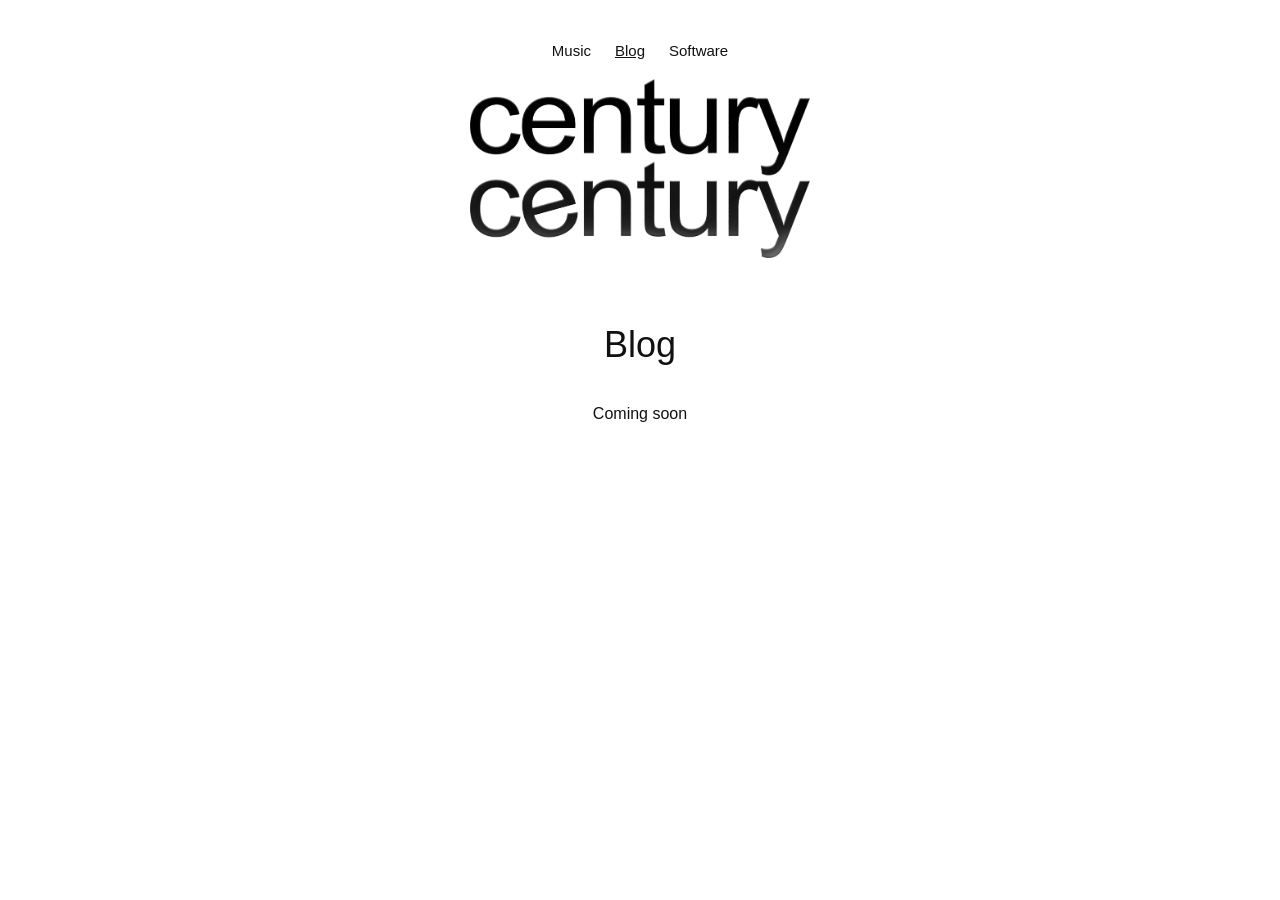
<file: blog.html>
<!doctype html>
<html lang="en">
<head>
  <meta charset="utf-8">
  <meta name="viewport" content="width=device-width, initial-scale=1">
  <meta name="theme-color" content="#ffffff">
  <title>Blog — Century Century</title>
  <link rel="icon" type="image/svg+xml" href="assets/favicon.svg">
  <link rel="stylesheet" href="styles.css">
</head>
<body class="page-blog">
  <header class="site-header">
    <nav aria-label="Main navigation">
  <a href="https://testpressing.net/shane" target="_blank" rel="noopener noreferrer">Music</a>
  <a href="blog.html" aria-current="page">Blog</a>
  <a href="software.html">Software</a>
</nav>
    <a class="logo" href="index.html" aria-label="Century Century home">
  <img src="assets/century-century-logo.png" alt="Century Century" width="1657" height="873">
</a>
  </header>
  <main id="main">
    <h1>Blog</h1>
    <p>Coming soon</p>
  </main>
</body>
</html>
</file>
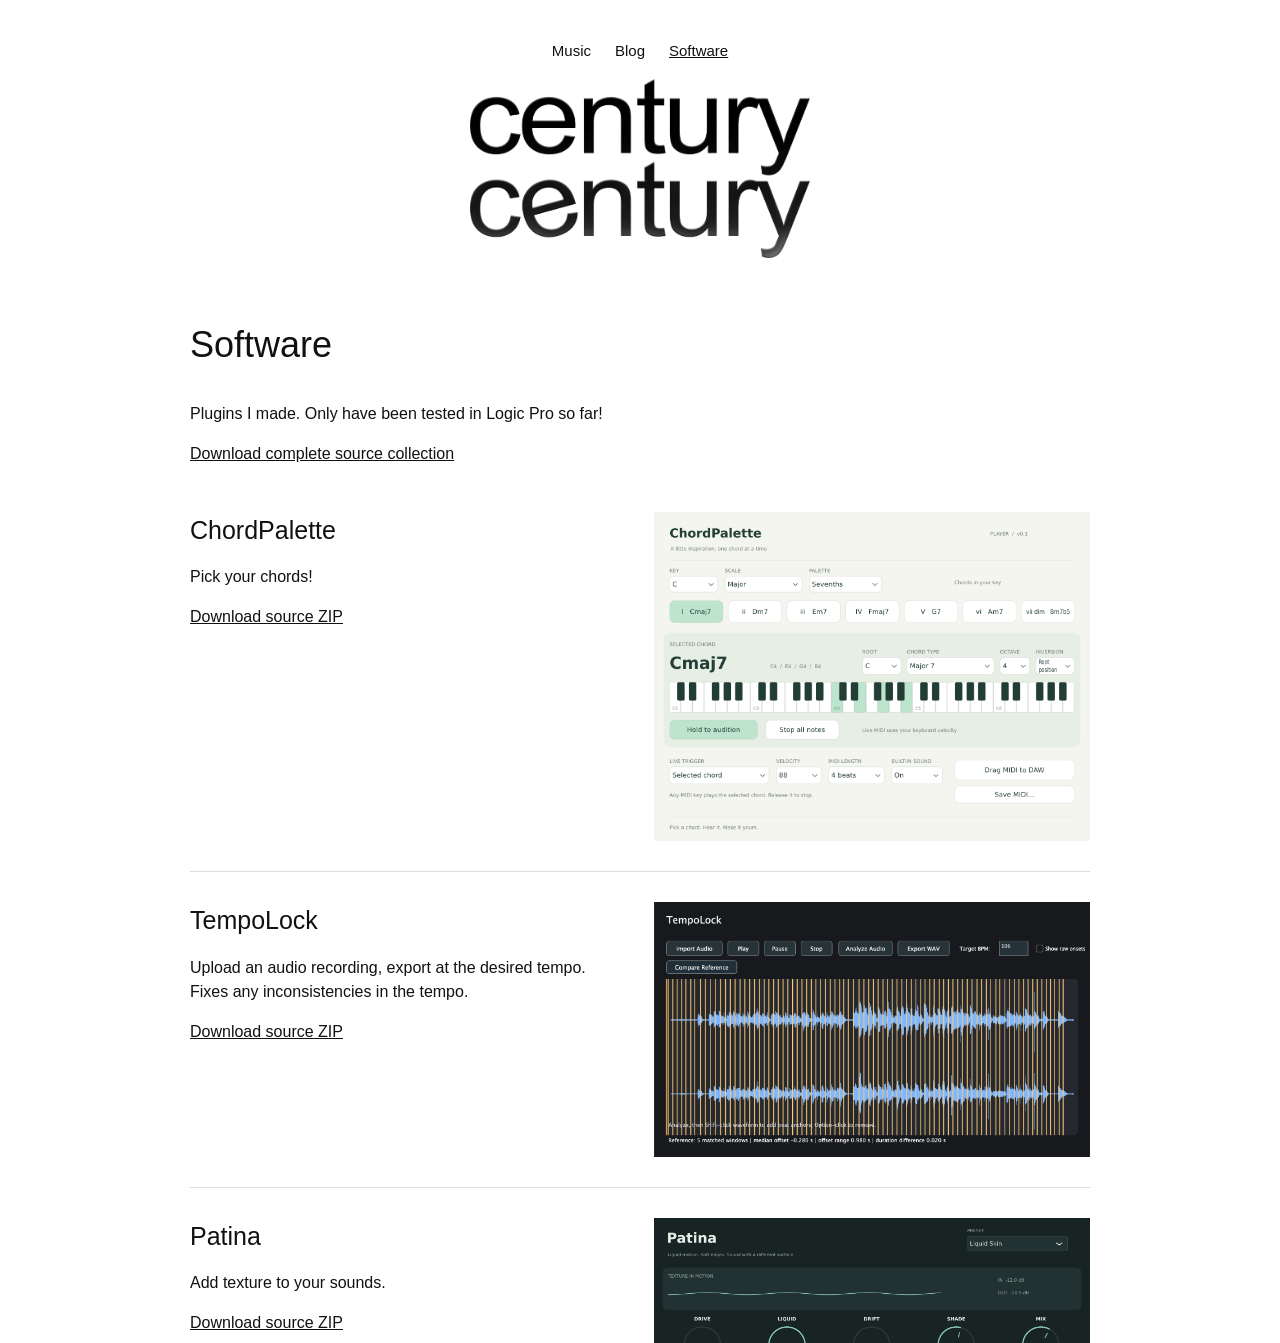
<file: plugins.html>
<!doctype html>
<html lang="en"><head><meta charset="utf-8"><meta http-equiv="refresh" content="0; url=software.html"><link rel="canonical" href="software.html"><title>Software — Century Century</title></head>
<body><p><a href="software.html">Software</a></p></body></html>
</file>
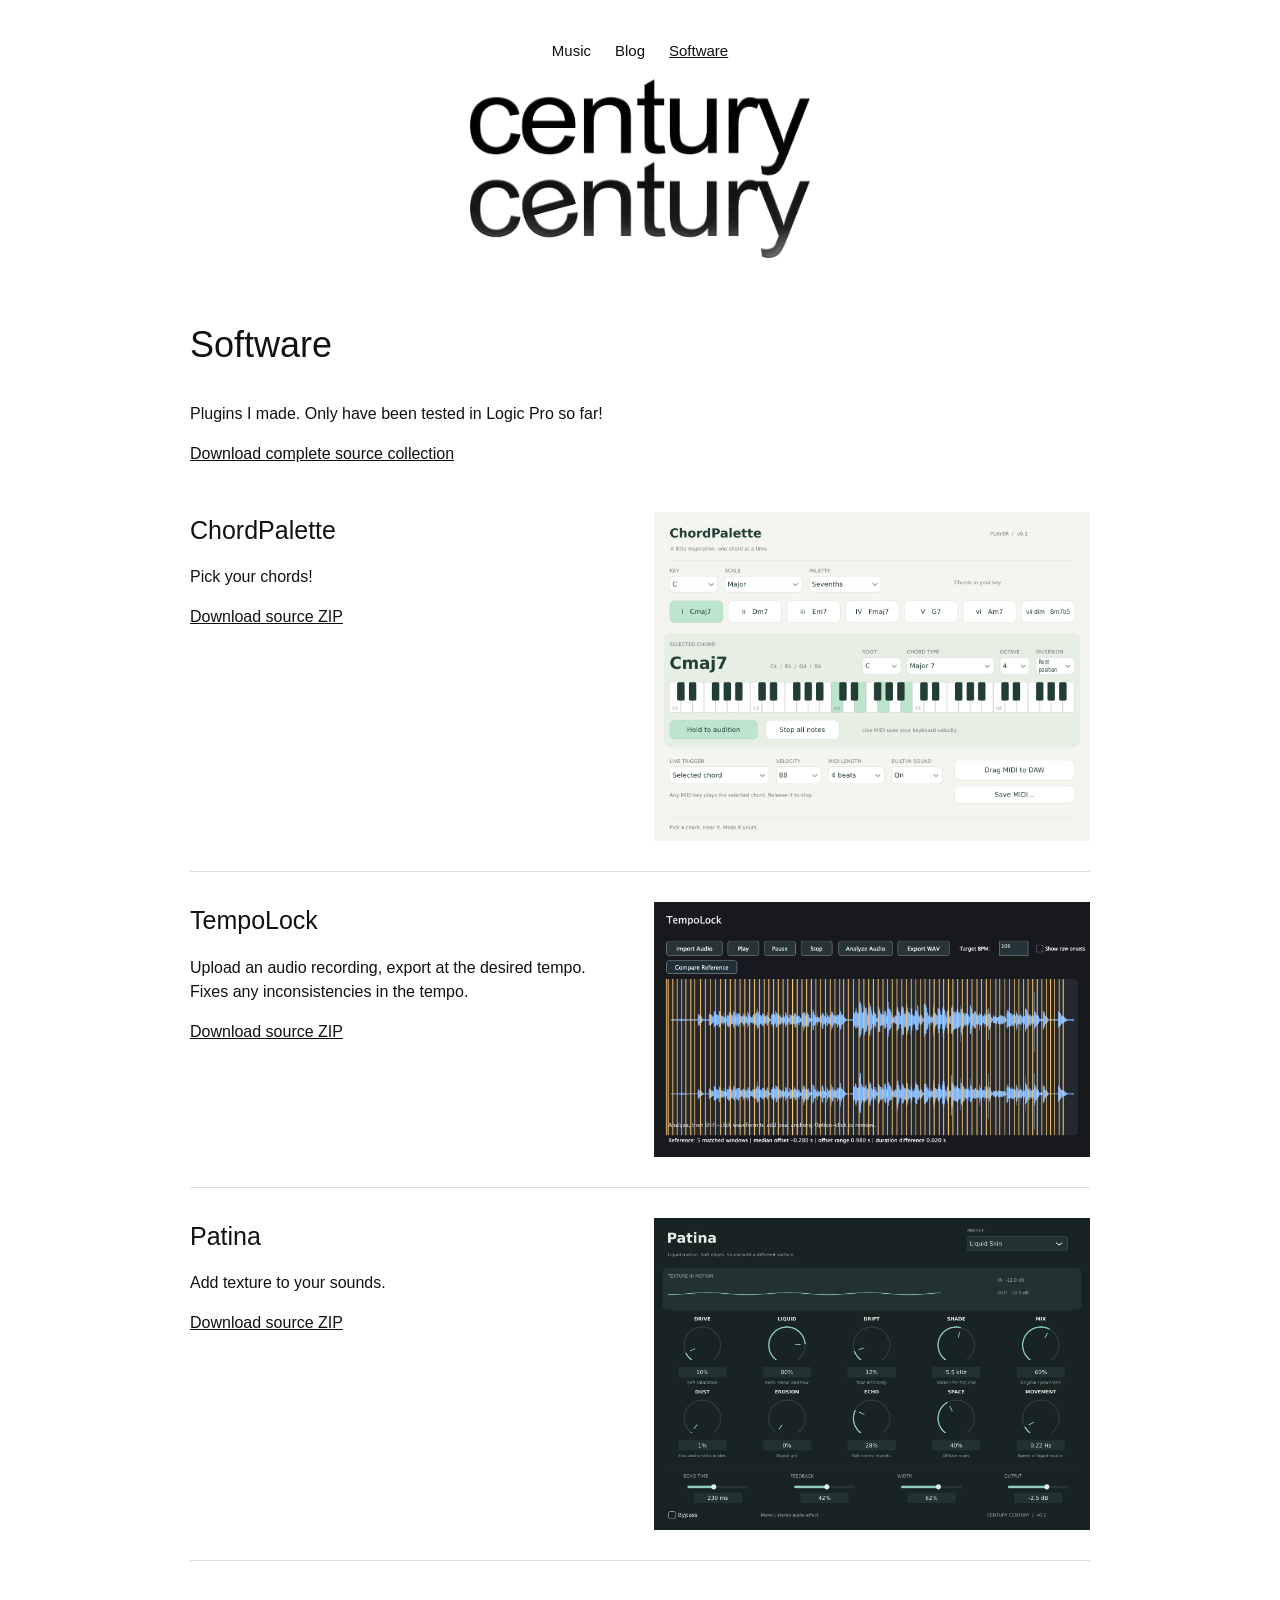
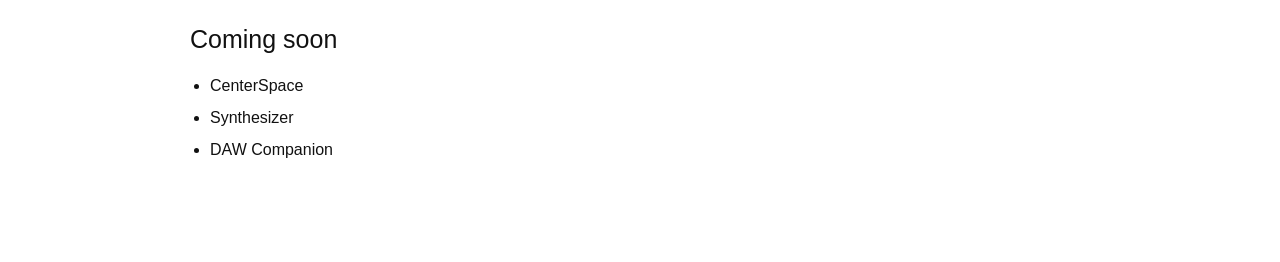
<file: software.html>
<!doctype html>
<html lang="en">
<head>
  <meta charset="utf-8">
  <meta name="viewport" content="width=device-width, initial-scale=1">
  <meta name="theme-color" content="#ffffff">
  <title>Software — Century Century</title>
  <link rel="icon" type="image/svg+xml" href="assets/favicon.svg">
  <link rel="stylesheet" href="styles.css">
</head>
<body class="page-software">
  <header class="site-header">
    <nav aria-label="Main navigation">
  <a href="https://testpressing.net/shane" target="_blank" rel="noopener noreferrer">Music</a>
  <a href="blog.html">Blog</a>
  <a href="software.html" aria-current="page">Software</a>
</nav>
    <a class="logo" href="index.html" aria-label="Century Century home">
  <img src="assets/century-century-logo.png" alt="Century Century" width="1657" height="873">
</a>
  </header>
  <main id="main">
    <h1>Software</h1>
    <p>Plugins I made. Only have been tested in Logic Pro so far!</p>
    <p><a href="downloads/century-century-collection.zip" download>Download complete source collection</a></p>
    <section aria-label="Available software">
    <article class="project" id="chordpalette">
      <div class="project-details">
        <h2>ChordPalette</h2>
        <!--<p class="version">Version 0.1 · Source code</p>-->
        <p>Pick your chords!</p>
        <a href="downloads/chordpalette-v0.1.zip" download>Download source ZIP</a>
      </div>
      <a href="assets/software/chordpalette.png" target="_blank" rel="noopener noreferrer" aria-label="View ChordPalette screenshot">
        <img src="assets/software/chordpalette.png" alt="ChordPalette interface screenshot" loading="lazy">
      </a>
    </article>
    <article class="project" id="tempolock">
      <div class="project-details">
        <h2>TempoLock</h2>
        <!--<p class="version">Version 1.3 · Source code</p>-->
        <p>Upload an audio recording, export at the desired tempo. Fixes any inconsistencies in the tempo.</p>
        <a href="downloads/tempolock-v1.3.zip" download>Download source ZIP</a>
      </div>
      <a href="assets/software/tempolock.png" target="_blank" rel="noopener noreferrer" aria-label="View TempoLock screenshot">
        <img src="assets/software/tempolock.png" alt="TempoLock interface screenshot" loading="lazy">
      </a>
    </article>
    <article class="project" id="patina">
      <div class="project-details">
        <h2>Patina</h2>
        <!--<p class="version">Version 0.2 · Source code</p>-->
        <p>Add texture to your sounds.</p>
        <a href="downloads/patina-v0.2.zip" download>Download source ZIP</a>
      </div>
      <a href="assets/software/patina.png" target="_blank" rel="noopener noreferrer" aria-label="View Patina screenshot">
        <img src="assets/software/patina.png" alt="Patina interface screenshot" loading="lazy">
      </a>
    </article>
    </section>
    <section class="upcoming" aria-labelledby="upcoming-heading">
      <h2 id="upcoming-heading">Coming soon</h2>
      <ul>
        <li>CenterSpace</li>
        <li>Synthesizer</li>
        <li>DAW Companion</li>
      </ul>
    </section>
  </main>
</body>
</html>
</file>
<file: styles.css>
/* Century Century — plain starting point
   Add your own design here. No decorative effects or animation. */

:root {
  font-family: Arial, Helvetica, sans-serif;
  color: #111;
  background: #fff;
}

* { box-sizing: border-box; }

body {
  margin: 0;
  line-height: 1.5;
}

a { color: inherit; }

img { display: block; max-width: 100%; height: auto; }

.site-header {
  display: flex;
  flex-direction: column;
  align-items: center;
  gap: 16px;
  padding: 40px 20px 0;
}

.site-header nav {
  display: flex;
  gap: 24px;
  justify-content: center;
}

.site-header nav a {
  font-size: 15px;
  text-decoration: none;
}

.site-header nav a:hover,
.site-header nav a[aria-current="page"] {
  text-decoration: underline;
}

.logo {
  display: block;
  width: min(340px, 75vw);
}

.logo img { width: 100%; }

main {
  width: min(900px, calc(100% - 40px));
  margin: 60px auto 100px;
}

h1, h2 { font-weight: 400; }
h1 { margin: 0 0 30px; font-size: 36px; }
h2 { margin: 0 0 12px; font-size: 25px; }

.page-home {
  min-height: 100vh;
  display: flex;
  flex-direction: column;
  justify-content: center;
}

.page-home .site-header { padding: 0 20px; }
.page-home .logo { width: min(570px, 82vw); }
.page-home main { margin: 0; }

.page-blog main { text-align: center; }

.project {
  display: grid;
  grid-template-columns: 1fr 1fr;
  gap: 28px;
  align-items: start;
  padding: 30px 0;
  border-bottom: 1px solid #ddd;
}

.project img { width: 100%; }
.project-details .version { color: #555; font-size: 14px; }
.upcoming { margin-top: 60px; }
.upcoming ul { padding-left: 20px; }
.upcoming li { margin: 8px 0; }

@media (max-width: 600px) {
  .site-header nav { gap: 20px; }
  main { margin-top: 40px; }
  .project { grid-template-columns: 1fr; }
}
</file>
